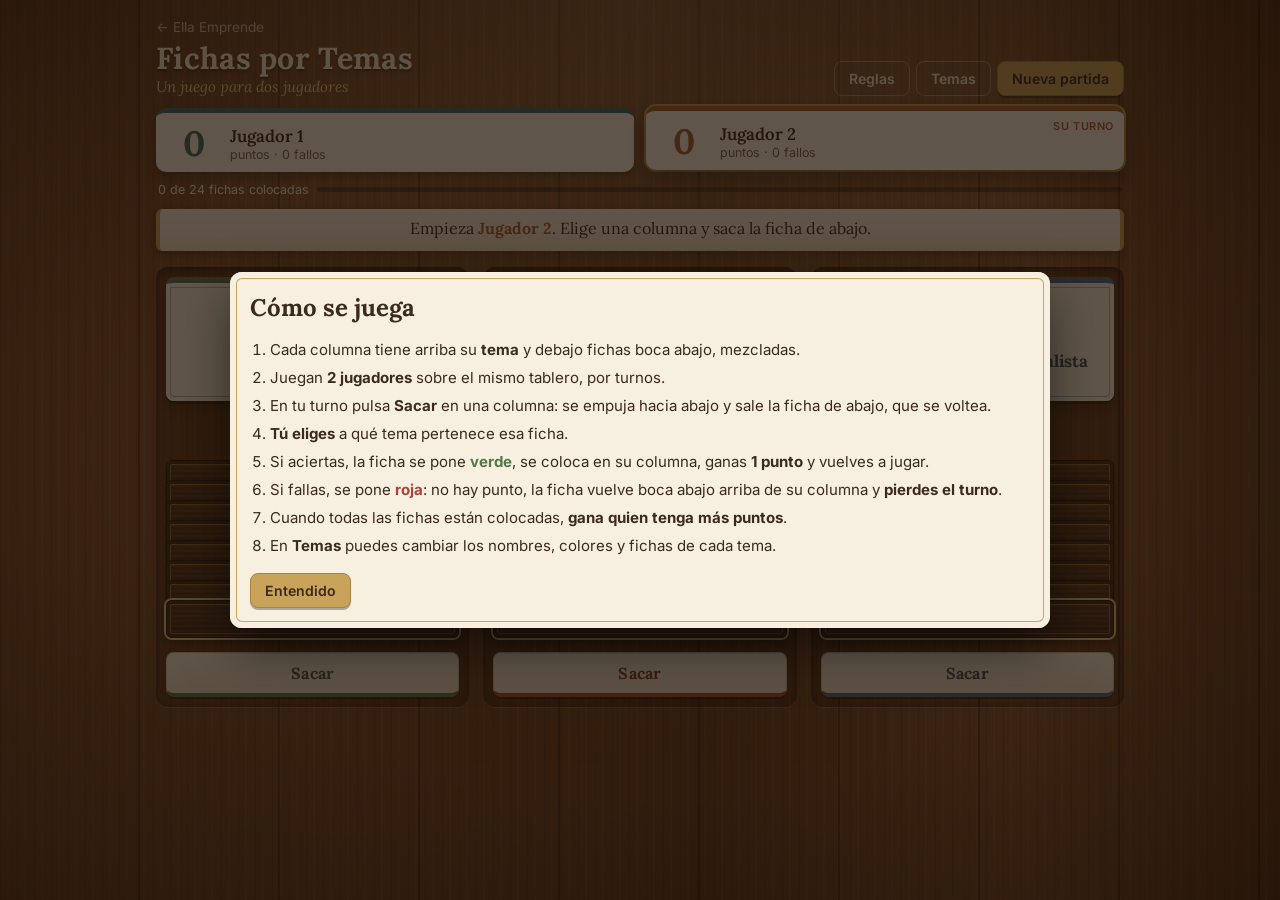
<file: juego/index.html>
<!DOCTYPE html>
<html lang="es">
<head>
<meta charset="UTF-8">
<meta name="viewport" content="width=device-width, initial-scale=1.0">
<title>Fichas por Temas</title>
<link href="https://fonts.googleapis.com/css2?family=Lora:ital,wght@0,400;0,600;0,700;1,400&family=Inter:wght@400;500;600&display=swap" rel="stylesheet">
<style>
:root{
    --wood1:#8a5a36;
    --wood2:#74492a;
    --wood3:#633d22;
    --grain:rgba(40,20,8,.18);
    --ink:#3b2a1e;
    --muted:#7a6553;
    --paper:#f7efe0;
    --paper2:#ece0c8;
    --line:rgba(59,42,30,.16);
    --gold:#c9a35a;
    --gold2:#e3c98a;
    --onwood:#f3e6d0;
    --tray:rgba(30,15,5,.26);
    --ok:#4f7a45;
    --bad:#a8433a;
}
@media (prefers-color-scheme: dark){
    :root:not([data-theme="light"]){
        --wood1:#5f3d24;
        --wood2:#4f321d;
        --wood3:#422917;
        --paper:#ece2cd;
        --paper2:#dfd1b5;
    }
}
:root[data-theme="dark"]{
    --wood1:#5f3d24;
    --wood2:#4f321d;
    --wood3:#422917;
    --paper:#ece2cd;
    --paper2:#dfd1b5;
}

*{box-sizing:border-box}
body{
    margin:0;
    min-height:100vh;
    font-family:'Inter',sans-serif;
    color:var(--ink);
    background-color:var(--wood2);
    background-image:
        radial-gradient(ellipse at 50% 0%,rgba(255,214,150,.22),transparent 60%),
        radial-gradient(ellipse at 50% 50%,transparent 55%,rgba(20,8,2,.45) 100%),
        repeating-linear-gradient(90deg,transparent 0 138px,rgba(20,10,4,.35) 138px 140px),
        repeating-linear-gradient(90deg,var(--grain) 0 1px,transparent 1px 7px,rgba(255,230,190,.05) 7px 9px,transparent 9px 17px),
        linear-gradient(90deg,var(--wood1),var(--wood2) 30%,var(--wood3) 55%,var(--wood1) 80%,var(--wood2));
    background-attachment:fixed;
}
h1,h2,h3{font-family:'Lora',serif}
button{font:inherit;cursor:pointer}

/* Cabecera */
.top{
    display:flex;align-items:flex-end;justify-content:space-between;gap:12px;
    padding:16px 16px 12px;max-width:1000px;margin:0 auto;flex-wrap:wrap;
}
a.home{color:var(--onwood);opacity:.7;text-decoration:none;font-size:.85rem}
.top h1{margin:2px 0 0;font-size:1.9rem;font-weight:700;color:var(--onwood);letter-spacing:.3px;text-shadow:0 2px 3px rgba(0,0,0,.4)}
.top .sub{margin:0;color:var(--gold2);font-family:'Lora',serif;font-style:italic;font-size:.95rem}
.top .actions{display:flex;gap:6px;flex-wrap:wrap}
.btn{
    border-radius:8px;padding:8px 14px;font-weight:600;font-size:.88rem;
    background:var(--paper);color:var(--ink);
    border:1px solid rgba(0,0,0,.15);box-shadow:0 2px 0 rgba(0,0,0,.3);
}
.btn.ghost{background:transparent;color:var(--onwood);border-color:rgba(243,230,208,.35);box-shadow:none}
.btn.primary{background:var(--gold);color:#3b2a1e;border-color:#a8843f}
.btn:hover{filter:brightness(1.06)}
.btn:active{transform:translateY(1px);box-shadow:0 1px 0 rgba(0,0,0,.3)}

main{max-width:1000px;margin:0 auto;padding:0 16px 40px}

/* Marcador */
.players{display:grid;grid-template-columns:1fr 1fr;gap:12px;margin-bottom:10px}
.player{
    position:relative;background:var(--paper);border-radius:10px;padding:12px 14px 10px;
    box-shadow:0 4px 10px rgba(0,0,0,.3);display:flex;align-items:center;gap:12px;
    border-top:5px solid var(--pc);transition:transform .4s,box-shadow .4s;overflow:hidden;
}
.player.active{transform:translateY(-2px);box-shadow:0 8px 18px rgba(0,0,0,.35),0 0 0 2px var(--gold)}
.player .pts{
    font-family:'Lora',serif;font-weight:700;font-size:2.2rem;line-height:1;color:var(--pc);
    min-width:2.2ch;text-align:center;
}
.player .info{flex:1;min-width:0}
.player h3{margin:0;font-size:1.05rem;font-weight:600;white-space:nowrap;overflow:hidden;text-overflow:ellipsis}
.player .meta{font-size:.78rem;color:var(--muted)}
.player .turn{
    position:absolute;top:8px;right:10px;font-size:.68rem;font-weight:600;letter-spacing:.6px;text-transform:uppercase;
    color:var(--pc);opacity:0;transition:.4s;
}
.player.active .turn{opacity:1}

.progress{display:flex;align-items:center;gap:8px;color:var(--onwood);font-size:.78rem;margin:2px 2px 12px}
.progress .bar{flex:1;height:5px;border-radius:99px;background:rgba(0,0,0,.3);overflow:hidden}
.progress .bar i{display:block;height:100%;background:var(--gold);transition:width .6s}

.status{
    position:relative;text-align:center;font-family:'Lora',serif;font-size:1rem;color:var(--ink);
    background:linear-gradient(180deg,var(--paper),var(--paper2));
    border-radius:6px;padding:9px 16px;margin:0 0 16px;min-height:42px;
    box-shadow:0 3px 8px rgba(0,0,0,.3);border-left:4px solid var(--gold);border-right:4px solid var(--gold);
}

/* Medallón con la inicial del tema */
.medal{
    display:inline-flex;align-items:center;justify-content:center;flex:none;
    width:42px;height:42px;border-radius:50%;
    background:radial-gradient(circle at 35% 30%,color-mix(in srgb,var(--tc) 70%,#fff),var(--tc) 60%,color-mix(in srgb,var(--tc) 70%,#000));
    color:#fbf3e3;font-family:'Lora',serif;font-weight:700;font-size:1.25rem;
    box-shadow:0 0 0 2px var(--paper),0 0 0 4px var(--gold),0 3px 6px rgba(0,0,0,.35);
    text-shadow:0 1px 1px rgba(0,0,0,.35);
}
.medal.sm{width:26px;height:26px;font-size:.8rem;box-shadow:0 0 0 1.5px var(--paper),0 0 0 3px var(--gold)}

/* Tablero */
.board{display:grid;grid-template-columns:repeat(var(--n),minmax(0,1fr));gap:14px}
.col{
    position:relative;border-radius:12px;padding:10px;display:flex;flex-direction:column;gap:6px;
    background:var(--tray);
    box-shadow:inset 0 4px 10px rgba(0,0,0,.45),0 1px 0 rgba(255,230,190,.15);
    transition:opacity .3s;min-height:440px;
}
.col.dim{opacity:.6}
.col.flash-ok{animation:flashOk 1.6s ease-out}
.col.flash-bad{animation:flashBad 1.6s ease-out}

.theme-card{
    position:relative;border-radius:8px;padding:16px 8px 12px;text-align:center;
    background:var(--paper);
    box-shadow:0 3px 0 rgba(0,0,0,.25),0 8px 14px rgba(0,0,0,.25),inset 0 0 0 4px var(--paper),inset 0 0 0 5px color-mix(in srgb,var(--tc) 45%,transparent);
    border-top:6px solid var(--tc);
}
.theme-card .nm{
    margin-top:10px;font-family:'Lora',serif;font-weight:700;font-size:1.05rem;line-height:1.2;
    color:color-mix(in srgb,var(--tc) 70%,#2a1c12);hyphens:auto;overflow-wrap:break-word;
}
.theme-card .cnt{font-size:.72rem;color:var(--muted);margin-top:4px}

.placed{display:flex;flex-direction:column;gap:5px;margin-top:4px}
.chip{
    position:relative;background:var(--paper);color:var(--ink);border-radius:5px;padding:6px 8px 6px 12px;
    font-size:.8rem;line-height:1.25;box-shadow:0 2px 0 rgba(0,0,0,.22);
    animation:drop .5s ease-out;hyphens:auto;overflow-wrap:break-word;
}
.chip::before{content:"";position:absolute;left:0;top:0;bottom:0;width:5px;border-radius:5px 0 0 5px;background:var(--tc)}

.stack-label{font-size:.72rem;color:var(--onwood);opacity:.7;text-align:center;margin-top:auto;padding-top:8px}
.stack{display:flex;flex-direction:column}
.back{
    position:relative;width:100%;height:38px;border-radius:6px;margin-top:-18px;
    background:
        repeating-linear-gradient(0deg,rgba(255,240,210,.06) 0 2px,transparent 2px 5px),
        linear-gradient(180deg,#5a3a24,#43291a);
    border:1px solid rgba(20,10,4,.6);
    box-shadow:0 2px 3px rgba(0,0,0,.35),inset 0 0 0 3px #4a2f1d,inset 0 0 0 4px rgba(201,163,90,.55);
}
.back::after{
    content:"";position:absolute;left:50%;top:50%;width:9px;height:9px;transform:translate(-50%,-50%) rotate(45deg);
    background:var(--gold);opacity:.7;
}
.back:first-child{margin-top:0}
.back.marked{outline:2px dashed rgba(243,230,208,.55);outline-offset:-7px}
.back.bottom{box-shadow:0 0 0 2px var(--gold2),0 4px 8px rgba(0,0,0,.4),inset 0 0 0 3px #4a2f1d,inset 0 0 0 4px rgba(201,163,90,.55)}
.pull{
    margin-top:8px;width:100%;border-radius:8px;padding:10px 4px;font-weight:700;letter-spacing:.3px;
    background:linear-gradient(180deg,var(--paper),var(--paper2));color:color-mix(in srgb,var(--tc) 70%,#2a1c12);font-family:'Lora',serif;
    border:1px solid rgba(0,0,0,.15);border-bottom:4px solid var(--tc);box-shadow:0 2px 0 rgba(0,0,0,.3);
}
.pull:hover:not(:disabled){filter:brightness(1.05)}
.pull:disabled{opacity:.4;cursor:not-allowed}

/* Ficha revelada */
.overlay{
    position:fixed;inset:0;background:rgba(25,12,4,.68);display:none;align-items:center;justify-content:center;
    z-index:50;padding:16px;
}
.overlay.show{display:flex}
.reveal-box{text-align:center;max-width:380px;width:100%}
.flip{perspective:900px;width:230px;height:270px;margin:0 auto 14px}
.flip-inner{position:relative;width:100%;height:100%;transition:transform .8s ease-in-out;transform-style:preserve-3d}
.flip.on .flip-inner{transform:rotateY(180deg)}
.face{
    position:absolute;inset:0;border-radius:12px;backface-visibility:hidden;display:flex;flex-direction:column;
    align-items:center;justify-content:center;padding:22px;box-shadow:0 14px 30px rgba(0,0,0,.5);
}
.face.f-back{
    background:repeating-linear-gradient(0deg,rgba(255,240,210,.06) 0 2px,transparent 2px 6px),linear-gradient(180deg,#5a3a24,#43291a);
    box-shadow:0 14px 30px rgba(0,0,0,.5),inset 0 0 0 10px #4a2f1d,inset 0 0 0 12px var(--gold);
}
.face.f-back::after{content:"";width:34px;height:34px;transform:rotate(45deg);border:3px solid var(--gold);opacity:.8}
.face.f-front{
    transform:rotateY(180deg);background:var(--paper);color:var(--ink);
    box-shadow:0 14px 30px rgba(0,0,0,.5),inset 0 0 0 8px var(--paper),inset 0 0 0 9px var(--gold);
    transition:background .4s,box-shadow .4s;
}
.face.f-front .orn{width:60px;height:1px;background:var(--gold);position:relative;margin:10px 0}
.face.f-front .orn::after{content:"";position:absolute;left:50%;top:50%;width:7px;height:7px;background:var(--gold);transform:translate(-50%,-50%) rotate(45deg)}
.face.f-front .txt{font-family:'Lora',serif;font-size:1.35rem;font-weight:600;line-height:1.3}
.face.f-front.right{background:#e3eed6;box-shadow:0 14px 30px rgba(0,0,0,.5),inset 0 0 0 8px #e3eed6,inset 0 0 0 10px var(--ok)}
.face.f-front.wrong{background:#f4dcd5;box-shadow:0 14px 30px rgba(0,0,0,.5),inset 0 0 0 8px #f4dcd5,inset 0 0 0 10px var(--bad)}
.stamp{
    position:absolute;bottom:22px;right:14px;transform:rotate(-12deg) scale(1.6);opacity:0;
    font-family:'Lora',serif;font-weight:700;font-size:.85rem;letter-spacing:2px;text-transform:uppercase;
    padding:3px 10px;border:2.5px solid currentColor;border-radius:4px;transition:transform .35s cubic-bezier(.3,1.6,.6,1),opacity .2s;
}
.right .stamp,.wrong .stamp{opacity:.85;transform:rotate(-12deg) scale(1)}
.right .stamp{color:var(--ok)}
.wrong .stamp{color:var(--bad)}

.reveal-msg{color:var(--onwood);font-family:'Lora',serif;font-size:1.08rem;margin-bottom:12px;min-height:1.4em}
.reveal-msg b{color:var(--gold2)}
.choices{display:flex;flex-direction:column;gap:8px;margin-bottom:12px}
.choices:empty{display:none}
.choice{
    display:flex;align-items:center;gap:12px;text-align:left;
    border-radius:8px;padding:8px 12px;font-family:'Lora',serif;font-weight:600;font-size:1rem;
    background:var(--paper);color:color-mix(in srgb,var(--tc) 70%,#2a1c12);
    border:1px solid rgba(0,0,0,.15);border-left:6px solid var(--tc);box-shadow:0 2px 0 rgba(0,0,0,.3);
    transition:background .3s,color .3s;
}
.choice:hover:not(:disabled){background:#fffaf0}
.choice:disabled{cursor:default;background:var(--paper2);color:var(--muted)}
.choice.right{background:var(--ok);color:#f6eedf}
.choice.wrong{background:var(--bad);color:#f6eedf}
.choice.answer{outline:2px solid var(--ok);outline-offset:2px;color:var(--ink)}

/* Modales */
.modal{
    background:var(--paper);color:var(--ink);border-radius:12px;max-width:820px;width:100%;max-height:92vh;overflow:auto;
    padding:20px;box-shadow:0 20px 50px rgba(0,0,0,.5),inset 0 0 0 6px var(--paper),inset 0 0 0 7px var(--gold);
}
.modal h2{margin:0 0 10px;font-weight:700}
.modal .row{display:flex;gap:8px;flex-wrap:wrap;align-items:center;margin-bottom:10px}
.modal label{font-size:.85rem;color:var(--muted)}
.modal input[type=text],.modal textarea{
    font:inherit;border-radius:6px;border:1px solid var(--line);padding:6px 8px;background:#fffaf0;color:var(--ink);
}
.themes-edit{display:grid;grid-template-columns:repeat(auto-fit,minmax(220px,1fr));gap:10px}
.tedit{border-radius:8px;padding:10px;border:1px solid var(--line);border-top:5px solid var(--tc);background:var(--paper2)}
.tedit .row{margin-bottom:6px;flex-wrap:nowrap}
.tedit input.name{flex:1;min-width:0}
.tedit input[type=color]{width:34px;height:30px;border:none;background:none;padding:0;flex:none}
.tedit .rm{border:none;background:none;color:var(--bad);font-size:.8rem;padding:4px;flex:none}
.tedit textarea{width:100%;min-height:170px;resize:vertical;font-size:.88rem}
.hint{font-size:.82rem;color:var(--muted)}
.err{color:var(--bad);font-weight:600;font-size:.9rem;min-height:1.2em}
.rules{font-size:.94rem;line-height:1.6;padding-left:20px}
.rules li{margin-bottom:4px}
.ok-t{color:var(--ok);font-weight:700}
.bad-t{color:var(--bad);font-weight:700}

/* Fin de partida */
.win{text-align:center;max-width:380px}
.win .crown{width:60px;height:36px;margin:4px auto 6px;background:var(--gold);clip-path:polygon(0 100%,0 20%,25% 60%,50% 0,75% 60%,100% 20%,100% 100%)}
.win h2{font-size:1.6rem}
.win .final{display:flex;justify-content:center;gap:24px;margin:10px 0 18px}
.win .final div{font-size:.85rem;color:var(--muted)}
.win .final b{display:block;font-family:'Lora',serif;font-size:2rem;color:var(--pc)}

.confetti{position:fixed;top:-20px;width:9px;height:14px;z-index:60;pointer-events:none;animation:fall linear forwards;border-radius:2px}

@keyframes drop{from{transform:translateY(-8px);opacity:0}to{transform:none;opacity:1}}
@keyframes fall{to{transform:translateY(110vh) rotate(540deg)}}
@keyframes flashOk{0%{background:rgba(110,160,90,.6)}100%{background:var(--tray)}}
@keyframes flashBad{0%{background:rgba(180,70,55,.6)}100%{background:var(--tray)}}
@media (prefers-reduced-motion: reduce){
    *{animation:none!important;transition:none!important}
}

@media (max-width:640px){
    .top h1{font-size:1.45rem}
    .top .sub{font-size:.85rem}
    .players{gap:8px}
    .player{padding:18px 10px 8px;gap:8px}
    .player .pts{font-size:1.7rem}
    .player h3{font-size:.92rem}
    .player .turn{font-size:.58rem;top:5px;right:7px}
    .board{gap:7px}
    .col{padding:6px;border-radius:9px;min-height:380px}
    .theme-card{padding:12px 4px 8px}
    .theme-card .nm{font-size:.78rem}
    .medal{width:34px;height:34px;font-size:1rem}
    .chip{font-size:.7rem;padding:5px 5px 5px 9px}
    .back{height:30px;margin-top:-15px}
    .pull{font-size:.82rem;padding:8px 2px}
    .status{font-size:.92rem;margin-bottom:12px}
}
</style>
</head>
<body>

<div class="top">
    <div>
        <a class="home" href="../index.html">← Ella Emprende</a>
        <h1>Fichas por Temas</h1>
        <p class="sub">Un juego para dos jugadores</p>
    </div>
    <div class="actions">
        <button class="btn ghost" id="btnRules">Reglas</button>
        <button class="btn ghost" id="btnSettings">Temas</button>
        <button class="btn primary" id="btnNew">Nueva partida</button>
    </div>
</div>

<main>
    <div class="players" id="players"></div>
    <div class="progress" id="progress"></div>
    <div class="status" id="status"></div>
    <div class="board" id="board"></div>
</main>

<!-- Ficha revelada -->
<div class="overlay" id="revealOv">
    <div class="reveal-box">
        <div class="flip" id="flip">
            <div class="flip-inner">
                <div class="face f-back"></div>
                <div class="face f-front" id="front"></div>
            </div>
        </div>
        <div class="reveal-msg" id="revealMsg"></div>
        <div class="choices" id="choices"></div>
        <button class="btn primary" id="revealBtn"></button>
    </div>
</div>

<!-- Fin de partida -->
<div class="overlay" id="winOv">
    <div class="modal win" id="winBox"></div>
</div>

<!-- Reglas -->
<div class="overlay" id="rulesOv">
    <div class="modal">
        <h2>Cómo se juega</h2>
        <ol class="rules">
            <li>Cada columna tiene arriba su <b>tema</b> y debajo fichas boca abajo, mezcladas.</li>
            <li>Juegan <b>2 jugadores</b> sobre el mismo tablero, por turnos.</li>
            <li>En tu turno pulsa <b>Sacar</b> en una columna: se empuja hacia abajo y sale la ficha de abajo, que se voltea.</li>
            <li><b>Tú eliges</b> a qué tema pertenece esa ficha.</li>
            <li>Si aciertas, la ficha se pone <span class="ok-t">verde</span>, se coloca en su columna, ganas <b>1 punto</b> y vuelves a jugar.</li>
            <li>Si fallas, se pone <span class="bad-t">roja</span>: no hay punto, la ficha vuelve boca abajo arriba de su columna y <b>pierdes el turno</b>.</li>
            <li>Cuando todas las fichas están colocadas, <b>gana quien tenga más puntos</b>.</li>
            <li>En <b>Temas</b> puedes cambiar los nombres, colores y fichas de cada tema.</li>
        </ol>
        <button class="btn primary" data-close>Entendido</button>
    </div>
</div>

<!-- Ajustes -->
<div class="overlay" id="setOv">
    <div class="modal">
        <h2>Temas y jugadores</h2>
        <div class="row">
            <label for="p0name">Jugador 1</label><input type="text" id="p0name" maxlength="16">
            <label for="p1name">Jugador 2</label><input type="text" id="p1name" maxlength="16">
        </div>
        <p class="hint">Escribe una ficha por línea (entre 2 y 12 por tema). Puede haber de 2 a 4 temas.</p>
        <div class="themes-edit" id="themesEdit"></div>
        <div class="row" style="margin-top:10px">
            <button class="btn" id="addTheme">Añadir tema</button>
            <button class="btn" id="resetThemes">Restaurar temas originales</button>
        </div>
        <p class="err" id="setErr"></p>
        <div class="row">
            <button class="btn primary" id="saveSet">Guardar y empezar</button>
            <button class="btn" data-close>Cancelar</button>
        </div>
    </div>
</div>

<script>
const DEFAULT_THEMES = [
    {name:'Positivismo', color:'#5f7a55', cards:['Auguste Comte','Ley de los tres estados','Teológico, metafísico y positivo','Método científico','Observación empírica','Estática y dinámica social','Clasificación de las ciencias','Saint-Simon (antecedente)']},
    {name:'Materialismo histórico', color:'#a8523e', cards:['Karl Marx','Lucha de clases','Burguesía y proletariado','Alienación','Conciencia de clase','Plusvalía','Infraestructura y superestructura','Fuerzas productivas y relaciones de producción']},
    {name:'Funcionalismo estructuralista', color:'#4f6d87', cards:['Émile Durkheim','Hecho social','Cohesión social','Consciencia colectiva','Solidaridad mecánica y orgánica','Sociedad como un organismo','Función de las instituciones','Coercitividad, colectividad y exterioridad']}
];
const EXTRA_COLORS = ['#7d6587','#b98b3e','#3f7378'];
const STORE_KEY = 'fichasTemas.v3';
const PLAYER_COLORS = ['#3f6e6a','#a8613a'];
const $ = s => document.querySelector(s);

let config = loadConfig();
let G = null; // estado de la partida

function loadConfig(){
    try{
        const raw = localStorage.getItem(STORE_KEY);
        if(raw){
            const c = JSON.parse(raw);
            if(Array.isArray(c.themes) && c.themes.length >= 2 && c.themes.length <= 4) return c;
        }
    }catch(e){}
    return {players:['Jugador 1','Jugador 2'], themes:clone(DEFAULT_THEMES)};
}
function saveConfig(){
    try{ localStorage.setItem(STORE_KEY, JSON.stringify(config)); }catch(e){}
}
function clone(o){ return JSON.parse(JSON.stringify(o)); }
function shuffle(a){
    for(let i = a.length - 1; i > 0; i--){
        const j = Math.floor(Math.random() * (i + 1));
        [a[i], a[j]] = [a[j], a[i]];
    }
    return a;
}
function esc(s){
    return String(s).replace(/[&<>"']/g, c => ({'&':'&amp;','<':'&lt;','>':'&gt;','"':'&quot;',"'":'&#39;'}[c]));
}
function initial(name){ return esc((name.trim()[0] || '?').toUpperCase()); }
function medal(t, sm){ return `<span class="medal${sm ? ' sm' : ''}" style="--tc:${t.color}">${initial(t.name)}</span>`; }
function who(p){ return `<b style="color:${PLAYER_COLORS[p]}">${esc(config.players[p])}</b>`; }

/* ---------- Partida ---------- */
function newGame(){
    const themes = config.themes;
    const cards = [];
    themes.forEach((t, ti) => t.cards.forEach(text => cards.push({id:cards.length, theme:ti, text, seen:false})));
    const cols = themes.map(() => ({placed:[], hidden:[]}));
    shuffle(cards.map(c => c.id)).forEach((id, i) => cols[i % cols.length].hidden.push(id));

    document.querySelectorAll('.confetti').forEach(el => el.remove());
    $('#winOv').classList.remove('show');
    G = {cards, cols, cur:Math.random() < .5 ? 0 : 1, phase:'pick', held:null, from:null,
         score:[0,0], misses:[0,0], flash:null};
    say(`Empieza ${who(G.cur)}. Elige una columna y saca la ficha de abajo.`);
    render();
}

function pull(ci){
    if(G.phase !== 'pick') return;
    const col = G.cols[ci];
    if(!col.hidden.length) return;
    G.held = col.hidden.pop(); // la ficha de abajo
    G.from = ci;
    G.phase = 'choose';
    render();
    showReveal(G.cards[G.held]);
}

function showReveal(card){
    const front = $('#front');
    front.className = 'face f-front';
    front.innerHTML = `<div class="orn"></div><div class="txt">${esc(card.text)}</div><div class="orn"></div><div class="stamp" id="stamp"></div>`;
    const flip = $('#flip');
    flip.classList.remove('on');
    $('#revealMsg').innerHTML = '';
    $('#choices').innerHTML = '';
    $('#revealBtn').style.display = 'none';
    $('#revealOv').classList.add('show');
    setTimeout(() => {
        flip.classList.add('on');
        setTimeout(() => {
            $('#revealMsg').textContent = '¿A qué tema pertenece?';
            $('#choices').innerHTML = config.themes.map((t, i) =>
                `<button class="choice" data-choice="${i}" style="--tc:${t.color}">${medal(t, true)}<span>${esc(t.name)}</span></button>`).join('');
        }, 700);
    }, 120);
}

function choose(ci){
    if(G.phase !== 'choose') return;
    const card = G.cards[G.held];
    const ok = card.theme === ci;
    const t = config.themes[card.theme];
    G.phase = 'result';
    $('#front').classList.add(ok ? 'right' : 'wrong');
    $('#stamp').textContent = ok ? 'Correcto' : 'Incorrecto';
    document.querySelectorAll('.choice').forEach(b => {
        b.disabled = true;
        if(+b.dataset.choice === ci) b.classList.add(ok ? 'right' : 'wrong');
        else if(!ok && +b.dataset.choice === card.theme) b.classList.add('answer');
    });
    if(ok){
        G.score[G.cur]++;
        G.cols[ci].placed.push(card.id);
        $('#revealMsg').innerHTML = `¡Correcto! Un punto para ${who(G.cur)}.`;
        $('#revealBtn').textContent = 'Seguir jugando';
    }else{
        G.misses[G.cur]++;
        card.seen = true;
        G.cols[G.from].hidden.unshift(card.id); // vuelve boca abajo por arriba
        $('#revealMsg').innerHTML = `No es ahí: era <b>${esc(t.name)}</b>. Sin punto, pierdes el turno.`;
        $('#revealBtn').textContent = 'Pasar el turno';
    }
    G.flash = {col: ci, ok};
    G.held = null;
    $('#revealBtn').style.display = '';
}

function afterResult(){
    if(G.phase !== 'result') return;
    $('#revealOv').classList.remove('show');
    const ok = G.flash.ok;
    G.phase = 'pick';
    if(allPlaced()){
        G.flash = null;
        return finish();
    }
    if(ok) say(`¡Bien! ${who(G.cur)} sigue jugando.`);
    else{
        G.cur = 1 - G.cur;
        say(`Turno de ${who(G.cur)}. Saca una ficha de abajo.`);
    }
    render();
    G.flash = null;
}

function allPlaced(){ return G.cols.every(c => !c.hidden.length); }

function finish(){
    G.phase = 'over';
    const [a, b] = G.score;
    const tie = a === b;
    const p = a > b ? 0 : 1;
    say(tie ? `Empate a ${a} puntos.` : `${who(p)} gana con ${G.score[p]} puntos.`);
    render();
    $('#winBox').innerHTML = `
        <div class="crown"></div>
        <h2>${tie ? '¡Empate!' : `¡Gana ${esc(config.players[p])}!`}</h2>
        <p class="hint">Gana quien tiene más puntos al colocar todas las fichas.</p>
        <div class="final">${[0,1].map(i => `<div style="--pc:${PLAYER_COLORS[i]}"><b>${G.score[i]}</b>${esc(config.players[i])}</div>`).join('')}</div>
        <button class="btn primary" id="againBtn">Jugar otra vez</button>
        <button class="btn" data-close>Ver tablero</button>`;
    $('#winOv').classList.add('show');
    confetti();
}

function say(html){ $('#status').innerHTML = html; }

/* ---------- Dibujo ---------- */
function render(){
    const themes = config.themes;
    const total = G.cards.length;
    const placed = G.cols.reduce((n, c) => n + c.placed.length, 0);

    $('#players').innerHTML = [0,1].map(p => `
        <div class="player ${G.cur === p && G.phase !== 'over' ? 'active' : ''}" style="--pc:${PLAYER_COLORS[p]}">
            <span class="turn">Su turno</span>
            <div class="pts">${G.score[p]}</div>
            <div class="info">
                <h3>${esc(config.players[p])}</h3>
                <div class="meta">${G.score[p] === 1 ? 'punto' : 'puntos'} · ${G.misses[p]} ${G.misses[p] === 1 ? 'fallo' : 'fallos'}</div>
            </div>
        </div>`).join('');
    $('#progress').innerHTML = `<span>${placed} de ${total} fichas colocadas</span><div class="bar"><i style="width:${placed / total * 100}%"></i></div>`;

    const board = $('#board');
    board.style.setProperty('--n', themes.length);
    board.innerHTML = themes.map((t, ci) => {
        const col = G.cols[ci];
        let cls = G.phase === 'pick' && !col.hidden.length ? 'dim' : '';
        if(G.flash && G.flash.col === ci) cls += G.flash.ok ? ' flash-ok' : ' flash-bad';
        const backs = col.hidden.map((id, k) =>
            `<div class="back${G.cards[id].seen ? ' marked' : ''}${k === col.hidden.length - 1 ? ' bottom' : ''}"></div>`).join('');
        return `<div class="col ${cls}" style="--tc:${t.color}">
            <div class="theme-card">
                ${medal(t)}
                <div class="nm">${esc(t.name)}</div>
                <div class="cnt">${col.placed.length} de ${t.cards.length}</div>
            </div>
            <div class="placed">${col.placed.map(id => `<div class="chip">${esc(G.cards[id].text)}</div>`).join('')}</div>
            <div class="stack-label">${col.hidden.length} boca abajo</div>
            <div class="stack">${backs}</div>
            <button class="pull" data-pull="${ci}" ${G.phase !== 'pick' || !col.hidden.length ? 'disabled' : ''}>Sacar</button>
        </div>`;
    }).join('');
}

function confetti(){
    const colors = config.themes.map(t => t.color).concat(['#c9a35a','#e3c98a','#f7efe0']);
    for(let i = 0; i < 50; i++){
        const s = document.createElement('div');
        s.className = 'confetti';
        s.style.background = colors[i % colors.length];
        s.style.left = Math.random() * 100 + 'vw';
        s.style.animationDuration = 3 + Math.random() * 3 + 's';
        s.style.animationDelay = Math.random() * 1 + 's';
        document.body.appendChild(s);
        setTimeout(() => s.remove(), 7500);
    }
}

/* ---------- Ajustes ---------- */
function themeEditor(t, i){
    return `<div class="tedit" style="--tc:${t.color}">
        <div class="row">
            <input type="text" class="name" value="${esc(t.name)}" maxlength="40" aria-label="Nombre del tema ${i + 1}">
            <input type="color" value="${t.color}" aria-label="Color del tema ${i + 1}">
            <button class="rm" type="button">Quitar</button>
        </div>
        <textarea aria-label="Fichas del tema ${i + 1}">${esc(t.cards.join('\n'))}</textarea>
    </div>`;
}
function openSettings(themes){
    themes = themes || config.themes;
    $('#p0name').value = config.players[0];
    $('#p1name').value = config.players[1];
    $('#setErr').textContent = '';
    $('#themesEdit').innerHTML = themes.map(themeEditor).join('');
    $('#setOv').classList.add('show');
}

function readEditor(){
    return [...document.querySelectorAll('.tedit')].map(el => ({
        name: el.querySelector('.name').value.trim(),
        color: el.querySelector('input[type=color]').value,
        cards: el.querySelector('textarea').value.split('\n').map(s => s.trim()).filter(Boolean)
    }));
}

function saveSettings(){
    const themes = readEditor();
    if(themes.length < 2) return $('#setErr').textContent = 'Hacen falta al menos 2 temas.';
    for(const [i, t] of themes.entries()){
        if(!t.name) return $('#setErr').textContent = `El tema ${i + 1} necesita un nombre.`;
        if(t.cards.length < 2 || t.cards.length > 12) return $('#setErr').textContent = `"${t.name}" debe tener entre 2 y 12 fichas (tiene ${t.cards.length}).`;
    }
    config = {
        players: [$('#p0name').value.trim() || 'Jugador 1', $('#p1name').value.trim() || 'Jugador 2'],
        themes
    };
    saveConfig();
    $('#setOv').classList.remove('show');
    newGame();
}

/* ---------- Eventos ---------- */
$('#board').addEventListener('click', e => {
    const p = e.target.closest('[data-pull]');
    if(p) pull(+p.dataset.pull);
});
$('#choices').addEventListener('click', e => {
    const b = e.target.closest('[data-choice]');
    if(b) choose(+b.dataset.choice);
});
$('#revealBtn').addEventListener('click', afterResult);
$('#winBox').addEventListener('click', e => { if(e.target.id === 'againBtn') newGame(); });
$('#btnNew').addEventListener('click', () => {
    if(G.phase === 'over' || confirm('¿Empezar una nueva partida?')) newGame();
});
$('#btnRules').addEventListener('click', () => $('#rulesOv').classList.add('show'));
$('#btnSettings').addEventListener('click', () => openSettings());
$('#saveSet').addEventListener('click', saveSettings);
$('#resetThemes').addEventListener('click', () => openSettings(clone(DEFAULT_THEMES)));
$('#addTheme').addEventListener('click', () => {
    const box = $('#themesEdit');
    const n = box.children.length;
    if(n >= 4) return $('#setErr').textContent = 'Como máximo 4 temas.';
    box.insertAdjacentHTML('beforeend', themeEditor({name:'', color:EXTRA_COLORS[n % EXTRA_COLORS.length], cards:[]}, n));
});
$('#themesEdit').addEventListener('click', e => {
    if(e.target.classList.contains('rm')) e.target.closest('.tedit').remove();
});
$('#themesEdit').addEventListener('input', e => {
    if(e.target.type === 'color') e.target.closest('.tedit').style.setProperty('--tc', e.target.value);
});
document.addEventListener('click', e => {
    const c = e.target.closest('[data-close]');
    if(c) c.closest('.overlay').classList.remove('show');
});

newGame();
try{
    if(!localStorage.getItem(STORE_KEY + '.seen')){
        $('#rulesOv').classList.add('show');
        localStorage.setItem(STORE_KEY + '.seen', '1');
    }
}catch(e){}
</script>
</body>
</html>
</file>
